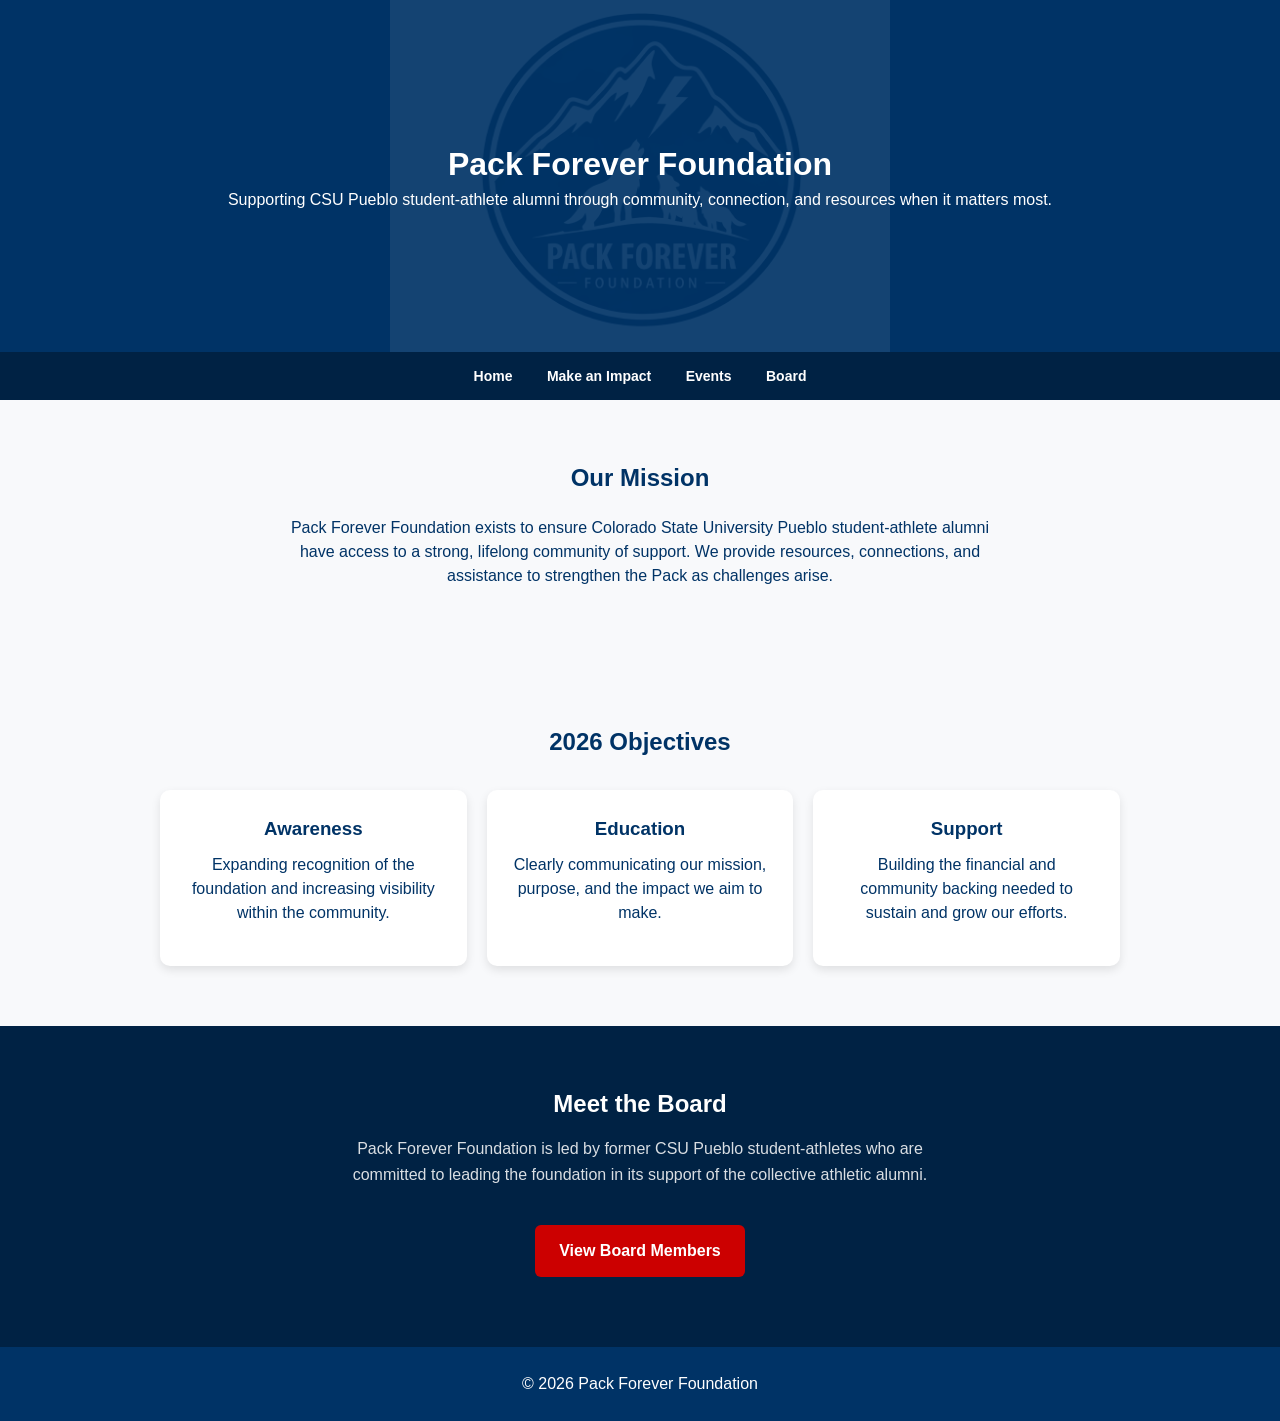
<file: index.html>
<!DOCTYPE html>
<html lang="en">
<head>
<meta charset="UTF-8">
<title>Pack Forever Foundation</title>
<meta name="viewport" content="width=device-width, initial-scale=1.0">
<link rel="stylesheet" href="styles.css">
</head>
<body>

<div class="hero">
  <h1 class="fade-in">Pack Forever Foundation</h1>
  <p class="fade-in delay-1">
    Supporting CSU Pueblo student-athlete alumni through community, connection,
    and resources when it matters most.
  </p>
</div>

<nav>
  <a href="index.html">Home</a>
  <a href="impact.html">Make an Impact</a>
  <a href="events.html">Events</a>
  <a href="board.html">Board</a>
</nav>

<section id="mission">
  <h2>Our Mission</h2>
  <p>
    Pack Forever Foundation exists to ensure Colorado State University Pueblo
    student-athlete alumni have access to a strong, lifelong community of support.
    We provide resources, connections, and assistance to strengthen the Pack as
    challenges arise.
  </p>
</section>

<section>
  <h2>2026 Objectives</h2>
  <div class="cards">
    <div class="card">
      <h3>Awareness</h3>
      <p>Expanding recognition of the foundation and increasing visibility within the community.</p>
    </div>
    <div class="card">
      <h3>Education</h3>
      <p>Clearly communicating our mission, purpose, and the impact we aim to make.</p>
    </div>
    <div class="card">
      <h3>Support</h3>
      <p>Building the financial and community backing needed to sustain and grow our efforts.</p>
    </div>
  </div>
</section>

<div class="board-cta">
  <h2>Meet the Board</h2>
  <p>Pack Forever Foundation is led by former CSU Pueblo student-athletes who are committed to leading the foundation in its support of the collective athletic alumni.</p>
  <a class="btn" href="board.html">View Board Members</a>
</div>

<footer>
  <p>&copy; 2026 Pack Forever Foundation</p>
</footer>

</body>
</html>
</file>
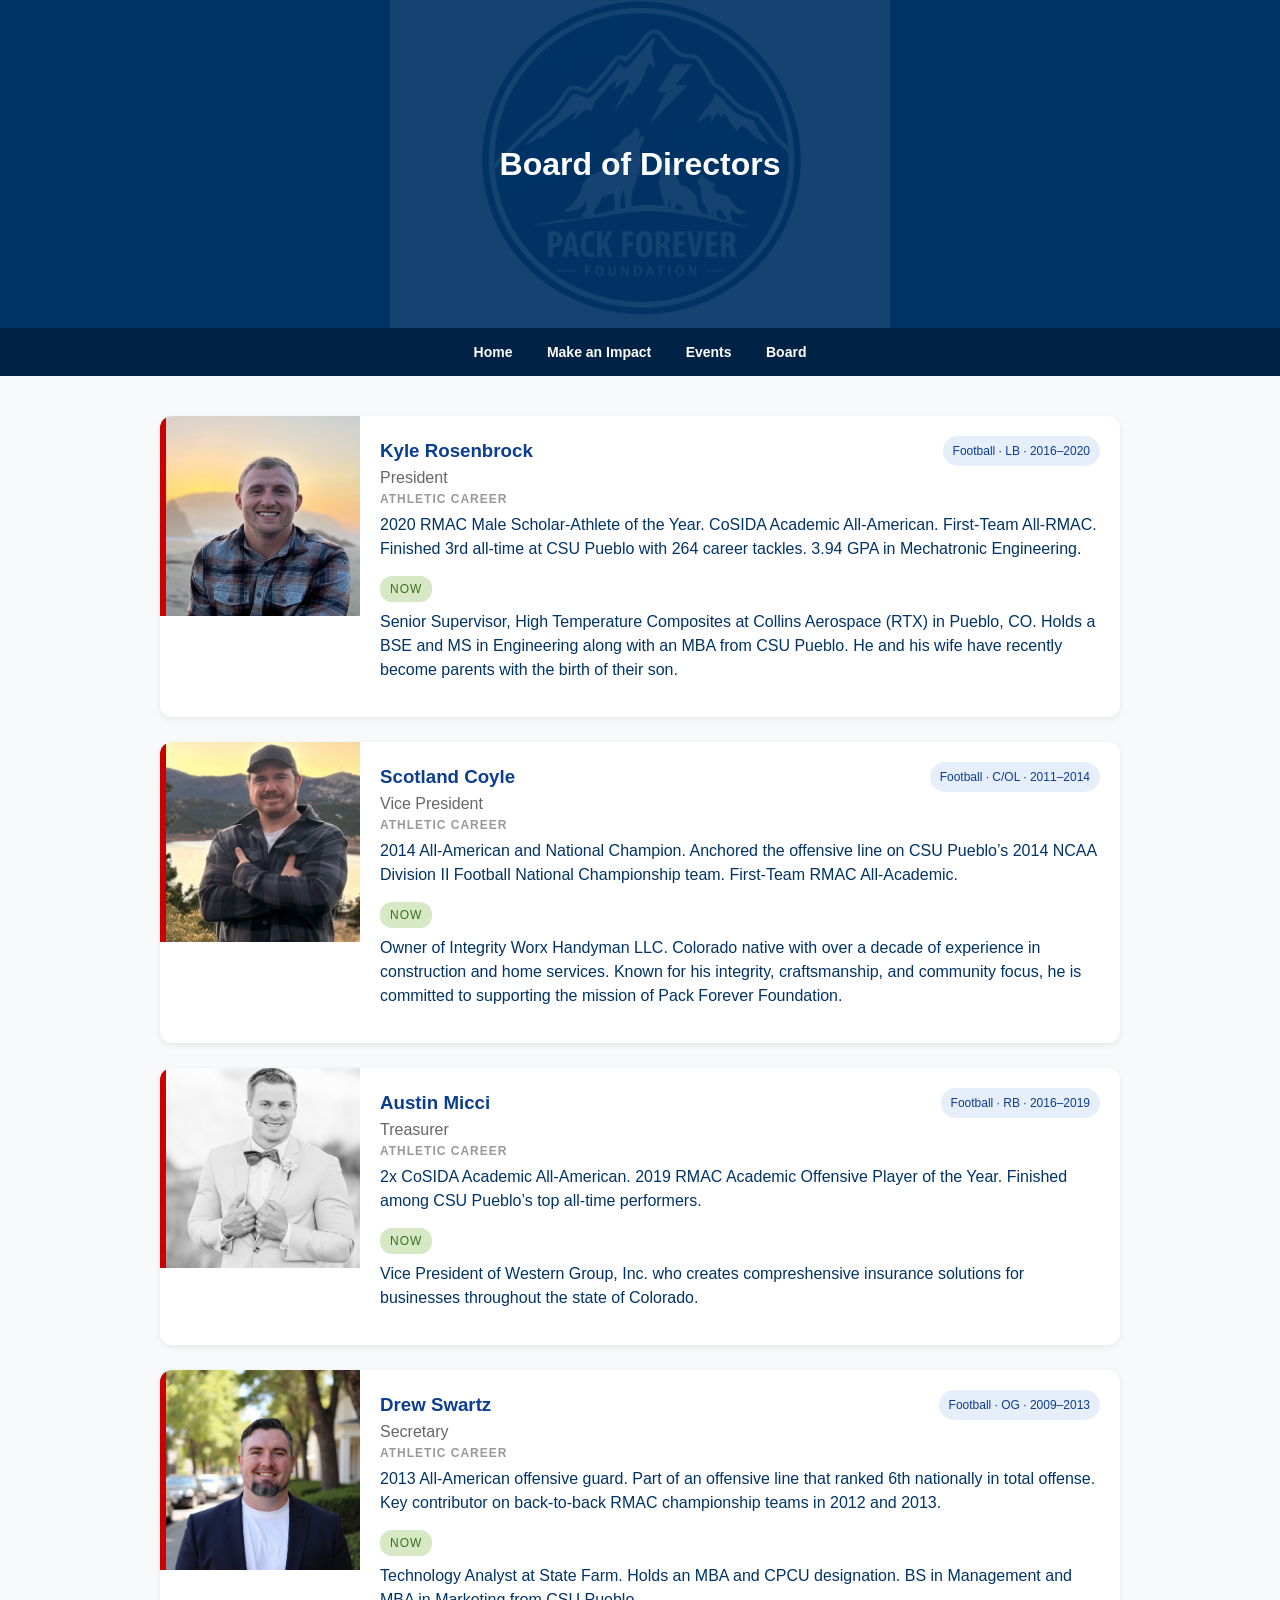
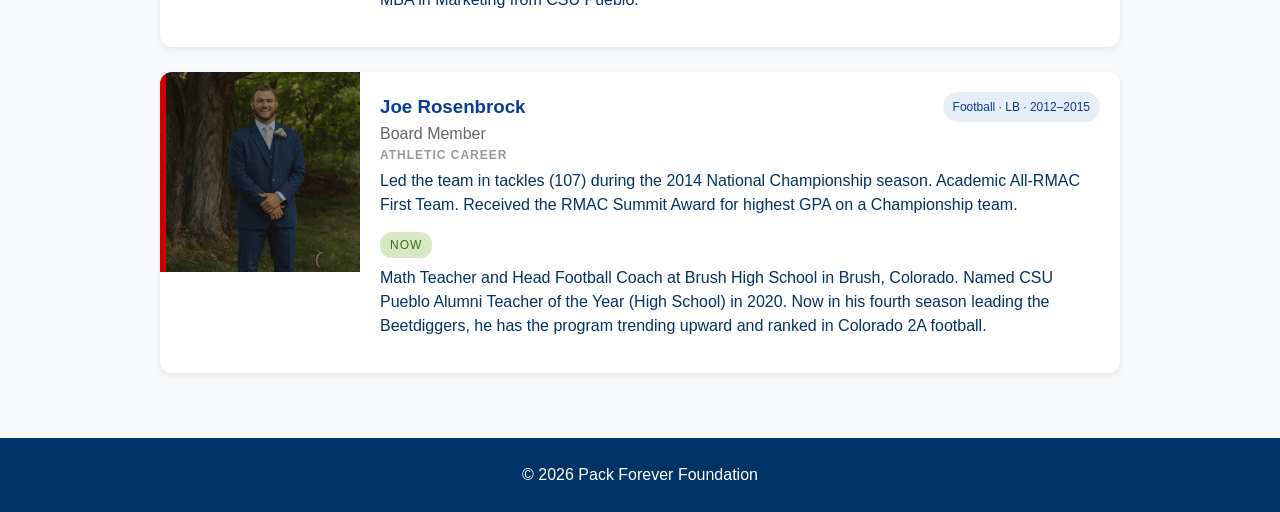
<file: board.html>
<!DOCTYPE html>
<html lang="en">
<head>
<meta charset="UTF-8">
<title>Board | Pack Forever Foundation</title>
<meta name="viewport" content="width=device-width, initial-scale=1.0">
<link rel="stylesheet" href="styles.css">
</head>
<body>

<div class="hero">
  <h1 class="fade-in">Board of Directors</h1>
</div>

<nav>
  <a href="index.html">Home</a>
  <a href="impact.html">Make an Impact</a>
  <a href="events.html">Events</a>
  <a href="board.html">Board</a>
</nav>

<div class="board-container">

  <!-- KYLE -->
  <div class="board-card">
    <img src="images/kyle.jpg" alt="Kyle Rosenbrock">
    <div class="board-info">
      <div class="board-header">
        <h3>Kyle Rosenbrock</h3>
        <span class="tag">Football &middot; LB &middot; 2016&ndash;2020</span>
      </div>
      <p class="role">President</p>

      <div class="board-section">
        <h4>ATHLETIC CAREER</h4>
        <p>
          2020 RMAC Male Scholar-Athlete of the Year. CoSIDA Academic All-American. First-Team All-RMAC. Finished 3rd all-time at CSU Pueblo with 264 career tackles. 3.94 GPA in Mechatronic Engineering.
        </p>
      </div>

      <div class="board-section">
        <span class="now-badge">NOW</span>
        <p>
          Senior Supervisor, High Temperature Composites at Collins Aerospace (RTX) in Pueblo, CO. Holds a BSE and MS in Engineering along with an MBA from CSU Pueblo. He and his wife have recently become parents with the birth of their son.
        </p>
      </div>
    </div>
  </div>

  <!-- SCOTLAND -->
  <div class="board-card">
   <img src="images/scotland.jpg" style="object-position: center 20%;" alt="Scotland Coyle">
    <div class="board-info">
      <div class="board-header">
        <h3>Scotland Coyle</h3>
        <span class="tag">Football &middot; C/OL &middot; 2011&ndash;2014</span>
      </div>
      <p class="role">Vice President</p>

      <div class="board-section">
        <h4>ATHLETIC CAREER</h4>
        <p>
          2014 All-American and National Champion. Anchored the offensive line on CSU Pueblo&rsquo;s 2014 NCAA Division II Football National Championship team. First-Team RMAC All-Academic.
        </p>
      </div>

      <div class="board-section">
        <span class="now-badge">NOW</span>
        <p>
          Owner of Integrity Worx Handyman LLC. Colorado native with over a decade of experience in construction and home services. Known for his integrity, craftsmanship, and community focus, he is committed to supporting the mission of Pack Forever Foundation.
        </p>
      </div>
    </div>
  </div>

  <!-- AUSTIN -->
  <div class="board-card">
    <img src="images/austin.jpg" style="object-position: center 20%;" alt="Austin Micci">
    <div class="board-info">
      <div class="board-header">
        <h3>Austin Micci</h3>
        <span class="tag">Football &middot; RB &middot; 2016&ndash;2019</span>
      </div>
      <p class="role">Treasurer</p>

      <div class="board-section">
        <h4>ATHLETIC CAREER</h4>
        <p>
          2x CoSIDA Academic All-American. 2019 RMAC Academic Offensive Player of the Year. Finished among CSU Pueblo&rsquo;s top all-time performers.
        </p>
      </div>

      <div class="board-section">
        <span class="now-badge">NOW</span>
        <p>
          Vice President of Western Group, Inc. who creates compreshensive insurance solutions for businesses throughout the state of Colorado. 
        </p>
      </div>
    </div>
  </div>

  <!-- DREW -->
  <div class="board-card">
    <img src="images/drew.jpg" alt="Drew Swartz">
    <div class="board-info">
      <div class="board-header">
        <h3>Drew Swartz</h3>
        <span class="tag">Football &middot; OG &middot; 2009&ndash;2013</span>
      </div>
      <p class="role">Secretary</p>

      <div class="board-section">
        <h4>ATHLETIC CAREER</h4>
        <p>
          2013 All-American offensive guard. Part of an offensive line that ranked 6th nationally in total offense. Key contributor on back-to-back RMAC championship teams in 2012 and 2013.
        </p>
      </div>

      <div class="board-section">
        <span class="now-badge">NOW</span>
        <p>
          Technology Analyst at State Farm. Holds an MBA and CPCU designation. BS in Management and MBA in Marketing from CSU Pueblo.
        </p>
      </div>
    </div>
  </div>

  <!-- JOE -->
  <div class="board-card">
    <img src="images/joe.jpg" alt="Joe Rosenbrock">
    <div class="board-info">
      <div class="board-header">
        <h3>Joe Rosenbrock</h3>
        <span class="tag">Football &middot; LB &middot; 2012&ndash;2015</span>
      </div>
      <p class="role">Board Member</p>

      <div class="board-section">
        <h4>ATHLETIC CAREER</h4>
        <p>
          Led the team in tackles (107) during the 2014 National Championship season. Academic All-RMAC First Team. Received the RMAC Summit Award for highest GPA on a Championship team.
        </p>
      </div>

      <div class="board-section">
        <span class="now-badge">NOW</span>
        <p>
          Math Teacher and Head Football Coach at Brush High School in Brush, Colorado. Named CSU Pueblo Alumni Teacher of the Year (High School) in 2020. Now in his fourth season leading the Beetdiggers, he has the program trending upward and ranked in Colorado 2A football.
        </p>
      </div>
    </div>
  </div>

</div>

<footer>
  <p>&copy; 2026 Pack Forever Foundation</p>
</footer>

</body>
</html>
</file>
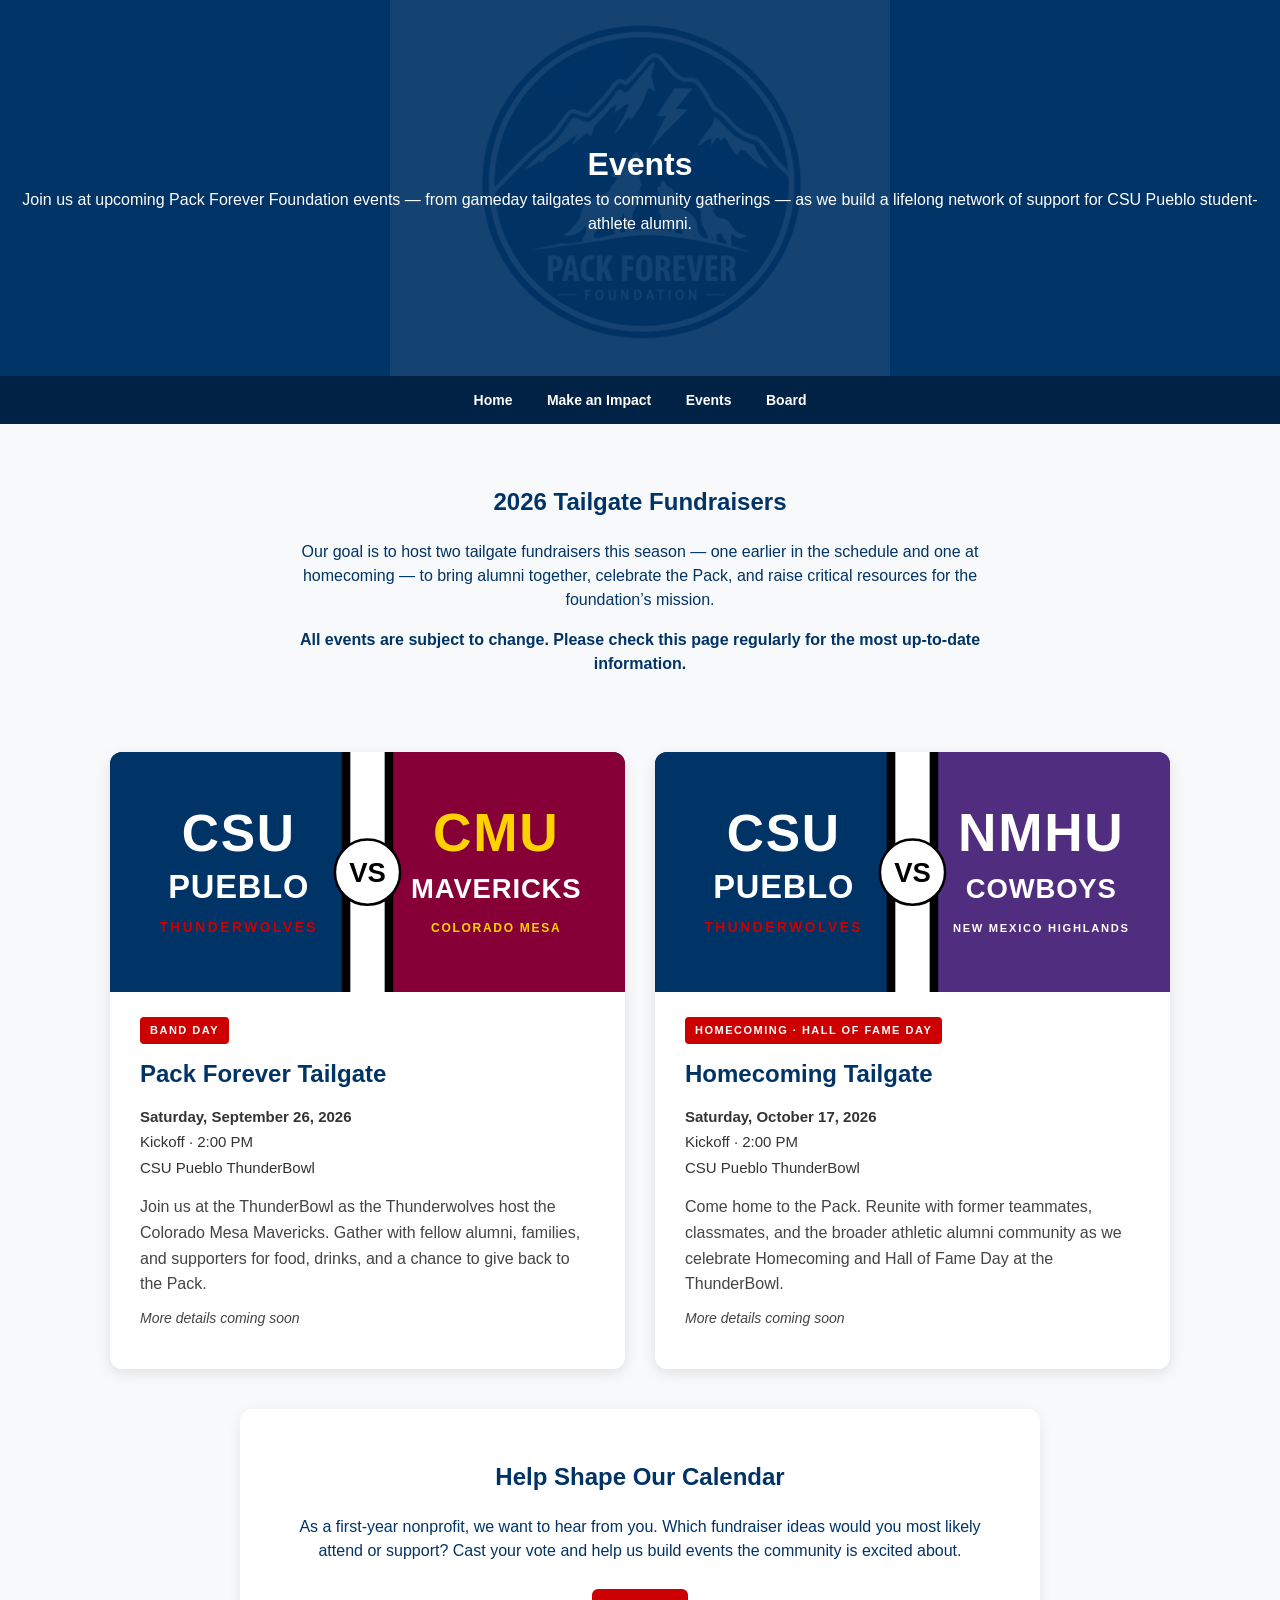
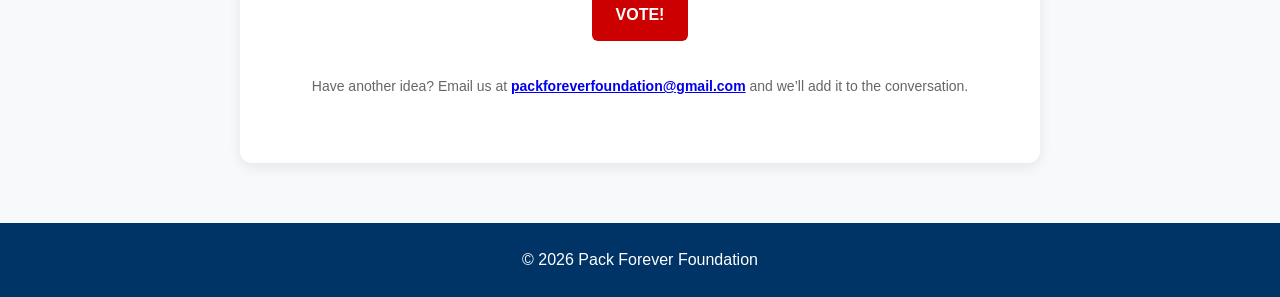
<file: events.html>
<!DOCTYPE html>
<html lang="en">
<head>
<meta charset="UTF-8">
<title>Events | Pack Forever Foundation</title>
<meta name="viewport" content="width=device-width, initial-scale=1.0">
<link rel="stylesheet" href="styles.css">
</head>
<body>

<div class="hero">
  <h1 class="fade-in">Events</h1>
  <p class="fade-in delay-1">
    Join us at upcoming Pack Forever Foundation events &mdash; from gameday tailgates to community gatherings &mdash;
    as we build a lifelong network of support for CSU Pueblo student-athlete alumni.
  </p>
</div>

<nav>
  <a href="index.html">Home</a>
  <a href="impact.html">Make an Impact</a>
  <a href="events.html">Events</a>
  <a href="board.html">Board</a>
</nav>

<section>
  <h2>2026 Tailgate Fundraisers</h2>
  <p>
    Our goal is to host two tailgate fundraisers this season &mdash; one earlier in the schedule and one at homecoming &mdash;
    to bring alumni together, celebrate the Pack, and raise critical resources for the foundation&rsquo;s mission.
  </p>
  <p><strong>All events are subject to change. Please check this page regularly for the most up-to-date information.</strong></p>
</section>

<div class="events-grid">

  <!-- EVENT 1: vs Colorado Mesa -->
  <div class="event-card">
    <div class="event-graphic">
      <svg viewBox="0 0 600 280" xmlns="http://www.w3.org/2000/svg" preserveAspectRatio="xMidYMid slice">
        <!-- Split background -->
        <rect x="0" y="0" width="300" height="280" fill="#003366"/>
        <rect x="300" y="0" width="300" height="280" fill="#860037"/>
        <!-- Diagonal slash divider -->
        <polygon points="270,0 330,0 330,280 270,280" fill="#000"/>
        <polygon points="280,0 320,0 320,280 280,280" fill="#fff"/>
        <!-- CSU Pueblo side (left) -->
        <text x="150" y="115" font-family="Segoe UI, Arial, sans-serif" font-size="60" font-weight="900" fill="#fff" text-anchor="middle" letter-spacing="2">CSU</text>
        <text x="150" y="170" font-family="Segoe UI, Arial, sans-serif" font-size="38" font-weight="900" fill="#fff" text-anchor="middle" letter-spacing="1">PUEBLO</text>
        <text x="150" y="210" font-family="Segoe UI, Arial, sans-serif" font-size="16" font-weight="700" fill="#cc0000" text-anchor="middle" letter-spacing="3">THUNDERWOLVES</text>
        <!-- VS badge -->
        <circle cx="300" cy="140" r="38" fill="#fff" stroke="#000" stroke-width="3"/>
        <text x="300" y="152" font-family="Segoe UI, Arial, sans-serif" font-size="32" font-weight="900" fill="#000" text-anchor="middle">VS</text>
        <!-- Colorado Mesa side (right) -->
        <text x="450" y="115" font-family="Segoe UI, Arial, sans-serif" font-size="62" font-weight="900" fill="#FFD200" text-anchor="middle" letter-spacing="2">CMU</text>
        <text x="450" y="170" font-family="Segoe UI, Arial, sans-serif" font-size="32" font-weight="900" fill="#fff" text-anchor="middle" letter-spacing="1">MAVERICKS</text>
        <text x="450" y="210" font-family="Segoe UI, Arial, sans-serif" font-size="14" font-weight="700" fill="#FFD200" text-anchor="middle" letter-spacing="2">COLORADO MESA</text>
      </svg>
    </div>
    <div class="event-details">
      <span class="event-tag">Band Day</span>
      <h3>Pack Forever Tailgate</h3>
      <div class="event-meta">
        <div><strong>Saturday, September 26, 2026</strong></div>
        <div>Kickoff &middot; 2:00 PM</div>
        <div>CSU Pueblo ThunderBowl</div>
      </div>
      <p>
        Join us at the ThunderBowl as the Thunderwolves host the Colorado Mesa Mavericks.
        Gather with fellow alumni, families, and supporters for food, drinks, and a chance to give back to the Pack.
      </p>
      <p class="event-status">More details coming soon</p>
    </div>
  </div>

  <!-- EVENT 2: Homecoming vs NMHU -->
  <div class="event-card">
    <div class="event-graphic">
      <svg viewBox="0 0 600 280" xmlns="http://www.w3.org/2000/svg" preserveAspectRatio="xMidYMid slice">
        <!-- Split background -->
        <rect x="0" y="0" width="300" height="280" fill="#003366"/>
        <rect x="300" y="0" width="300" height="280" fill="#502D7F"/>
        <!-- Diagonal slash divider -->
        <polygon points="270,0 330,0 330,280 270,280" fill="#000"/>
        <polygon points="280,0 320,0 320,280 280,280" fill="#fff"/>
        <!-- CSU Pueblo side (left) -->
        <text x="150" y="115" font-family="Segoe UI, Arial, sans-serif" font-size="60" font-weight="900" fill="#fff" text-anchor="middle" letter-spacing="2">CSU</text>
        <text x="150" y="170" font-family="Segoe UI, Arial, sans-serif" font-size="38" font-weight="900" fill="#fff" text-anchor="middle" letter-spacing="1">PUEBLO</text>
        <text x="150" y="210" font-family="Segoe UI, Arial, sans-serif" font-size="16" font-weight="700" fill="#cc0000" text-anchor="middle" letter-spacing="3">THUNDERWOLVES</text>
        <!-- VS badge -->
        <circle cx="300" cy="140" r="38" fill="#fff" stroke="#000" stroke-width="3"/>
        <text x="300" y="152" font-family="Segoe UI, Arial, sans-serif" font-size="32" font-weight="900" fill="#000" text-anchor="middle">VS</text>
        <!-- NMHU side (right) -->
        <text x="450" y="115" font-family="Segoe UI, Arial, sans-serif" font-size="62" font-weight="900" fill="#fff" text-anchor="middle" letter-spacing="2">NMHU</text>
        <text x="450" y="170" font-family="Segoe UI, Arial, sans-serif" font-size="32" font-weight="900" fill="#fff" text-anchor="middle" letter-spacing="1">COWBOYS</text>
        <text x="450" y="210" font-family="Segoe UI, Arial, sans-serif" font-size="13" font-weight="700" fill="#fff" text-anchor="middle" letter-spacing="2">NEW MEXICO HIGHLANDS</text>
      </svg>
    </div>
    <div class="event-details">
      <span class="event-tag">Homecoming &middot; Hall of Fame Day</span>
      <h3>Homecoming Tailgate</h3>
      <div class="event-meta">
        <div><strong>Saturday, October 17, 2026</strong></div>
        <div>Kickoff &middot; 2:00 PM</div>
        <div>CSU Pueblo ThunderBowl</div>
      </div>
      <p>
        Come home to the Pack. Reunite with former teammates, classmates, and the broader athletic alumni
        community as we celebrate Homecoming and Hall of Fame Day at the ThunderBowl.
      </p>
      <p class="event-status">More details coming soon</p>
    </div>
  </div>

</div>

<!-- POLL SECTION -->
<section class="poll-section">
  <h2>Help Shape Our Calendar</h2>
  <p>
    As a first-year nonprofit, we want to hear from you. Which fundraiser ideas would you most likely attend
    or support? Cast your vote and help us build events the community is excited about.
  </p>

  <a class="btn red" href="https://docs.google.com/forms/d/e/1FAIpQLSe8sKL5x_7Qhka-XpmKN3G3mSTyF698NFijCz7kV3eXKVPaxg/viewform?usp=publish-editor" target="_blank">VOTE!</a>

  <p class="poll-note">
    Have another idea? Email us at
    <strong><a href="mailto:packforeverfoundation@gmail.com">packforeverfoundation@gmail.com</a></strong>
    and we&rsquo;ll add it to the conversation.
  </p>
</section>

<footer>
  <p>&copy; 2026 Pack Forever Foundation</p>
</footer>

</body>
</html>
</file>
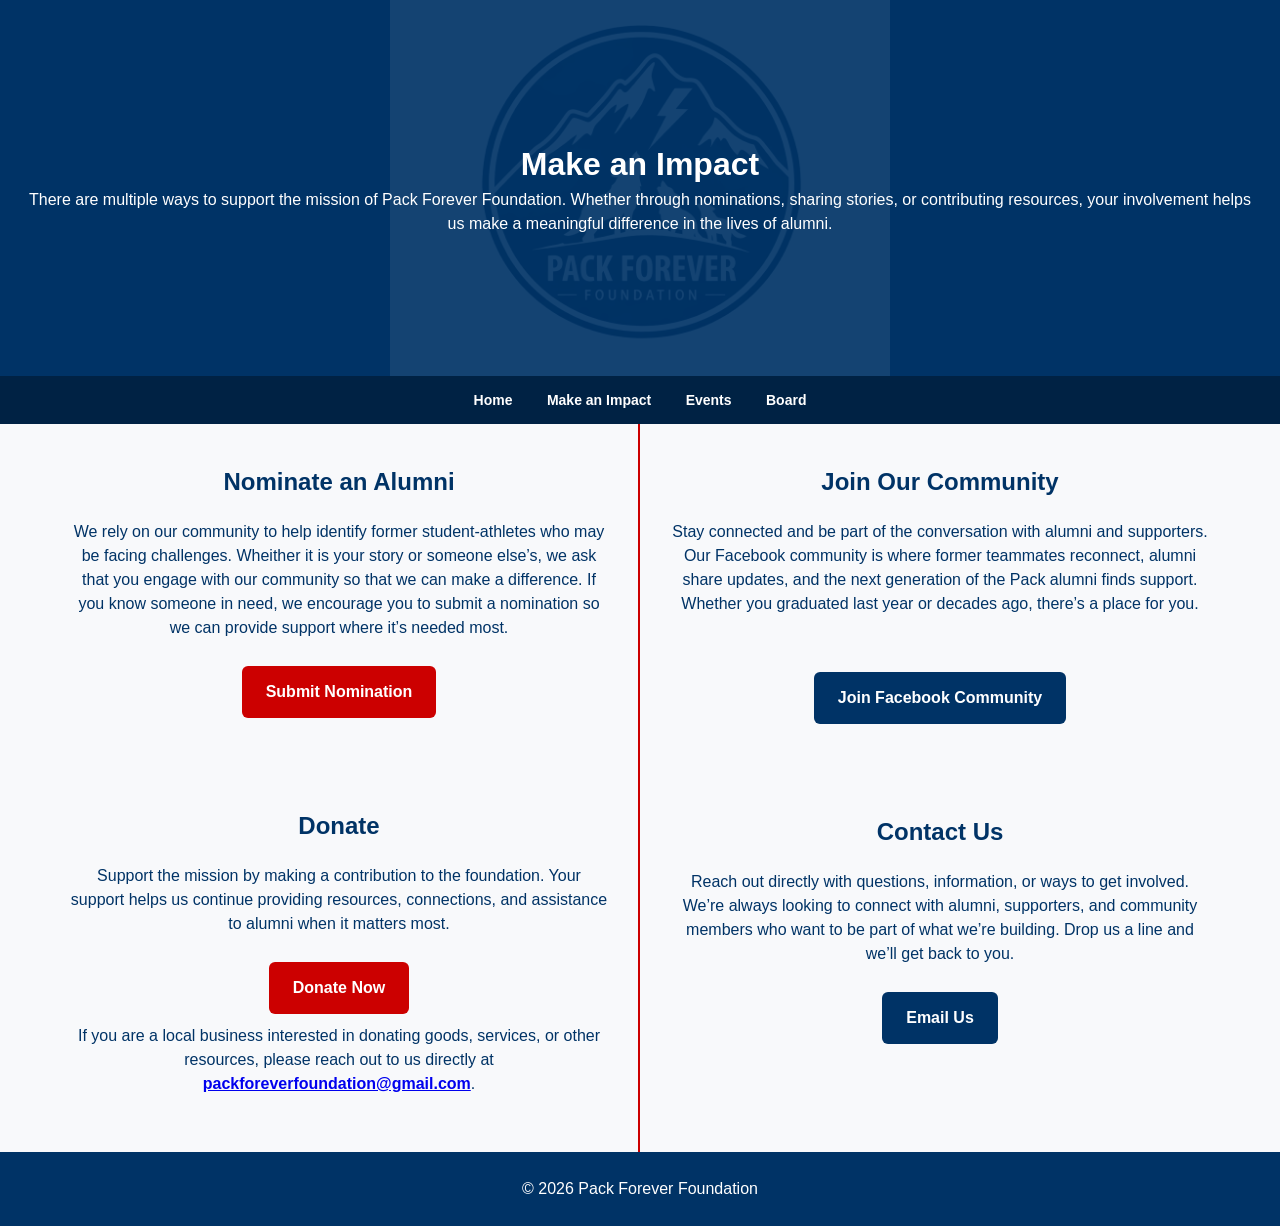
<file: impact.html>
<!DOCTYPE html>
<html lang="en">
<head>
<meta charset="UTF-8">
<title>Make an Impact | Pack Forever Foundation</title>
<meta name="viewport" content="width=device-width, initial-scale=1.0">
<link rel="stylesheet" href="styles.css">
</head>
<body>

<div class="hero">
  <h1 class="fade-in">Make an Impact</h1>
  <p class="fade-in delay-1">
    There are multiple ways to support the mission of Pack Forever Foundation. Whether through
    nominations, sharing stories, or contributing resources, your involvement helps us make a
    meaningful difference in the lives of alumni.
  </p>
</div>

<nav>
  <a href="index.html">Home</a>
  <a href="impact.html">Make an Impact</a>
  <a href="events.html">Events</a>
  <a href="board.html">Board</a>
</nav>

<div class="two-column">

  <div class="column">
    <section>
      <h2>Nominate an Alumni</h2>
      <p>
        We rely on our community to help identify former student-athletes who may be facing challenges.
        Wheither it is your story or someone else&rsquo;s, we ask that you engage with our community so that we
        can make a difference. If you know someone in need, we encourage you to submit a nomination so
        we can provide support where it&rsquo;s needed most.
      </p>
      <a class="btn red" href="https://forms.gle/6e1N8sohu8yFcCss7" target="_blank">Submit Nomination</a>
    </section>

    <section>
      <h2>Donate</h2>
      <p>
        Support the mission by making a contribution to the foundation. Your support helps us continue
        providing resources, connections, and assistance to alumni when it matters most.
      </p>
      <a class="btn red" href="https://buy.stripe.com/3cIdR294R9kI8CU5gocEw04" target="_blank">Donate Now</a>
      <p>
        If you are a local business interested in donating goods, services, or other resources,
        please reach out to us directly at
        <strong><a href="mailto:packforeverfoundation@gmail.com">packforeverfoundation@gmail.com</a></strong>.
      </p>
    </section>
  </div>

  <div class="column">
   <section>
  <h2>Join Our Community</h2>
  <p>Stay connected and be part of the conversation with alumni and supporters.
  Our Facebook community is where former teammates reconnect, alumni share updates,
  and the next generation of the Pack alumni finds support. Whether you graduated last year
  or decades ago, there&rsquo;s a place for you.</p>
  <a class="btn" style="margin-top: 40px;" href="https://www.facebook.com/groups/938294335353670/" target="_blank">Join Facebook Community</a>
</section>

<section>
  <h2>Contact Us</h2>
  <p>Reach out directly with questions, information, or ways to get involved.
  We&rsquo;re always looking to connect with alumni, supporters, and community members
  who want to be part of what we&rsquo;re building. Drop us a line and we&rsquo;ll get back to you.</p>
  <a class="btn" href="mailto:packforeverfoundation@gmail.com">Email Us</a>
</section>
  </div>

</div>

<footer>
  <p>&copy; 2026 Pack Forever Foundation</p>
</footer>

</body>
</html>
</file>
<file: styles.css>
/* ---------- Base ---------- */
* { box-sizing: border-box; margin: 0; padding: 0; }

body {
  font-family: 'Segoe UI', Tahoma, sans-serif;
  color: #003366;
  background-color: #f8f9fb;
  line-height: 1.5;
}

/* ---------- Navigation ---------- */
nav {
  background: #002244;
  text-align: center;
  padding: 12px;
  position: sticky;
  top: 0;
  z-index: 100;
}

nav a {
  color: white;
  margin: 0 15px;
  text-decoration: none;
  font-weight: bold;
  font-size: 14px;
}

nav a:hover { color: #cc0000; }

/* ---------- Footer ---------- */
footer {
  background: #003366;
  color: white;
  text-align: center;
  padding: 25px;
  margin-top: 0;
}

/* ---------- Buttons ---------- */
.btn {
  display: inline-block;
  padding: 14px 24px;
  margin: 10px;
  background: #003366;
  color: white;
  text-decoration: none;
  border-radius: 6px;
  font-weight: bold;
}

.btn.red { background: #cc0000; }
.btn:hover { opacity: 0.9; }

/* ---------- Hero (Home only) ---------- */
.hero {
  position: relative;
  background: #003366;
  color: white;
  text-align: center;
  padding: 140px 20px;
  overflow: hidden;
}

.hero::before {
  content: "";
  position: absolute;
  top: 50%; left: 50%;
  width: 500px; height: 500px;
  background: url('logo.png') no-repeat center;
  background-size: contain;
  opacity: 0.08;
  transform: translate(-50%, -50%);
}

.hero * { position: relative; z-index: 1; }

@keyframes fadeIn {
  from { opacity: 0; transform: translateY(15px); }
  to   { opacity: 1; transform: translateY(0); }
}

.fade-in { opacity: 0; animation: fadeIn 1.2s ease forwards; }
.delay-1 { animation-delay: 0.3s; }
.delay-2 { animation-delay: 0.6s; }

/* ---------- Page Title (inner pages, no hero) ---------- */
.page-title {
  text-align: center;
  padding: 60px 20px 20px;
}

.page-title h1 {
  margin-bottom: 12px;
}

/* ---------- Sections ---------- */
section {
  padding: 60px 20px;
  max-width: 1000px;
  margin: auto;
  text-align: center;
}

section h2 { margin-bottom: 20px; }

section p {
  max-width: 700px;
  margin: 0 auto 16px;
}

/* ---------- Card grid (Home objectives) ---------- */
.cards {
  display: grid;
  grid-template-columns: repeat(auto-fit, minmax(250px, 1fr));
  gap: 20px;
  margin-top: 30px;
}

.card {
  background: white;
  padding: 25px;
  border-radius: 10px;
  box-shadow: 0 4px 10px rgba(0,0,0,0.1);
}

.card h3 { margin-bottom: 10px; }

/* ---------- Two-column layout ---------- */
.two-column {
  display: grid;
  grid-template-columns: 1fr 1fr;
  max-width: 1200px;
  margin: 0 auto;
  gap: 0;
  position: relative;
}

.two-column .column:first-child {
  border-right: 2px solid #cc0000;
}

.two-column section {
  padding: 40px 30px;
  max-width: none;
}

@media (max-width: 768px) {
  .two-column {
    grid-template-columns: 1fr;
  }

  .two-column .column:first-child {
    border-right: none;
    border-bottom: 2px solid #cc0000;
  }
}
/* ---------- Section Divider ---------- */
.section-divider {
  border: none;
  border-top: 2px solid #cc0000;
  max-width: 1000px;
  margin: 20px auto;
}


/* ---------- Board CTA (Home) ---------- */
.board-cta {
  background: #002244;
  color: white;
  text-align: center;
  padding: 60px 20px;
}

.board-cta h2 { color: white; margin-bottom: 14px; }
.board-cta p { max-width: 600px; margin: 0 auto 28px; opacity: 0.85; line-height: 1.6; }
.board-cta .btn { background: #cc0000; }

/* ---------- Board page cards ---------- */
.board-container {
  max-width: 1000px;
  margin: auto;
  padding: 40px 20px;
}

.board-container h1 {
  text-align: center;
  margin-bottom: 40px;
}

.board-card {
  display: flex;
  background: #fff;
  border-radius: 12px;
  margin-bottom: 25px;
  overflow: hidden;
  box-shadow: 0 2px 6px rgba(0,0,0,0.08);
}

.board-card img {
  width: 200px;
  height: 200px;
  object-fit: cover;
  border-left: 6px solid #cc0000;
}

.board-info {
  padding: 20px;
  flex: 1;
  text-align: left;
}

.board-header {
  display: flex;
  justify-content: space-between;
  align-items: center;
  flex-wrap: wrap;
  gap: 8px;
}

.board-header h3 {
  margin: 0;
  color: #0b3d91;
}

.tag {
  background: #e6eef9;
  color: #0b3d91;
  padding: 6px 10px;
  border-radius: 20px;
  font-size: 12px;
}

.role {
  margin: 5px 0 15px;
  color: #666;
}

.board-section {
  margin-bottom: 15px;
}

.board-section h4 {
  font-size: 12px;
  letter-spacing: 1px;
  color: #999;
  margin-bottom: 5px;
}

.now-badge {
  display: inline-block;
  background: #d7e8c5;
  color: #3c6e1f;
  font-size: 12px;
  letter-spacing: 1px;
  padding: 4px 10px;
  border-radius: 12px;
  margin-bottom: 8px;
}

.board-info p {
  margin: 0;
  line-height: 1.5;
  max-width: none;
}

@media (max-width: 768px) {
  .board-card {
    flex-direction: column;
  }

  .board-card img {
    width: 100%;
    height: auto;
    border-left: none;
    border-bottom: 6px solid #cc0000;
  }
}

/* ---------- Events page ---------- */
.events-grid {
  max-width: 1100px;
  margin: 0 auto 40px;
  padding: 0 20px;
  display: grid;
  grid-template-columns: 1fr 1fr;
  gap: 30px;
}

.event-card {
  background: #fff;
  border-radius: 12px;
  overflow: hidden;
  box-shadow: 0 4px 14px rgba(0, 0, 0, 0.1);
  display: flex;
  flex-direction: column;
}

.event-graphic {
  width: 100%;
  aspect-ratio: 600 / 280;
  background: #003366;
  display: block;
}

.event-graphic svg {
  width: 100%;
  height: 100%;
  display: block;
}

.event-details {
  padding: 25px 30px 30px;
  text-align: left;
}

.event-tag {
  display: inline-block;
  background: #cc0000;
  color: #fff;
  font-size: 11px;
  letter-spacing: 1.5px;
  padding: 5px 10px;
  border-radius: 4px;
  text-transform: uppercase;
  font-weight: bold;
  margin-bottom: 12px;
}

.event-card h3 {
  font-size: 24px;
  margin-bottom: 12px;
  color: #003366;
}

.event-meta {
  margin-bottom: 14px;
  color: #333;
  line-height: 1.7;
  font-size: 15px;
}

.event-card p {
  color: #444;
  line-height: 1.6;
  margin-bottom: 10px;
  max-width: none;
}

.event-status {
  font-style: italic;
  color: #888;
  font-size: 14px;
}

@media (max-width: 768px) {
  .events-grid {
    grid-template-columns: 1fr;
  }
}

/* ---------- Poll ---------- */
.poll-section {
  max-width: 800px;
  background: #fff;
  border-radius: 12px;
  box-shadow: 0 4px 14px rgba(0, 0, 0, 0.08);
  padding: 50px 40px;
  margin: 20px auto 60px;
}

.poll {
  margin-top: 30px;
  text-align: left;
}

.poll-option {
  display: grid;
  grid-template-columns: 1fr auto;
  grid-template-rows: auto auto;
  gap: 8px 16px;
  align-items: center;
  padding: 16px 0;
  border-bottom: 1px solid #eee;
}

.poll-option:last-child {
  border-bottom: none;
}

.poll-label {
  grid-column: 1;
  grid-row: 1;
  display: flex;
  justify-content: space-between;
  align-items: center;
  font-weight: 600;
  color: #003366;
  font-size: 15px;
}

.poll-count {
  color: #888;
  font-size: 13px;
  font-weight: normal;
}

.poll-bar {
  grid-column: 1;
  grid-row: 2;
  height: 8px;
  background: #eef1f6;
  border-radius: 5px;
  overflow: hidden;
}

.poll-fill {
  height: 100%;
  width: 0%;
  background: linear-gradient(90deg, #003366, #cc0000);
  border-radius: 5px;
  transition: width 0.6s ease;
}

.poll-vote-btn {
  grid-column: 2;
  grid-row: 1 / span 2;
  background: #003366;
  color: #fff;
  border: none;
  border-radius: 6px;
  padding: 10px 18px;
  font-weight: bold;
  cursor: pointer;
  font-family: inherit;
  font-size: 13px;
  align-self: center;
  transition: background 0.2s;
}

.poll-vote-btn:hover:not(:disabled) {
  background: #cc0000;
}

.poll-vote-btn:disabled {
  background: #ccc;
  cursor: default;
}

.poll-note {
  margin-top: 25px;
  font-size: 14px;
  color: #666;
  text-align: center;
}
</file>
